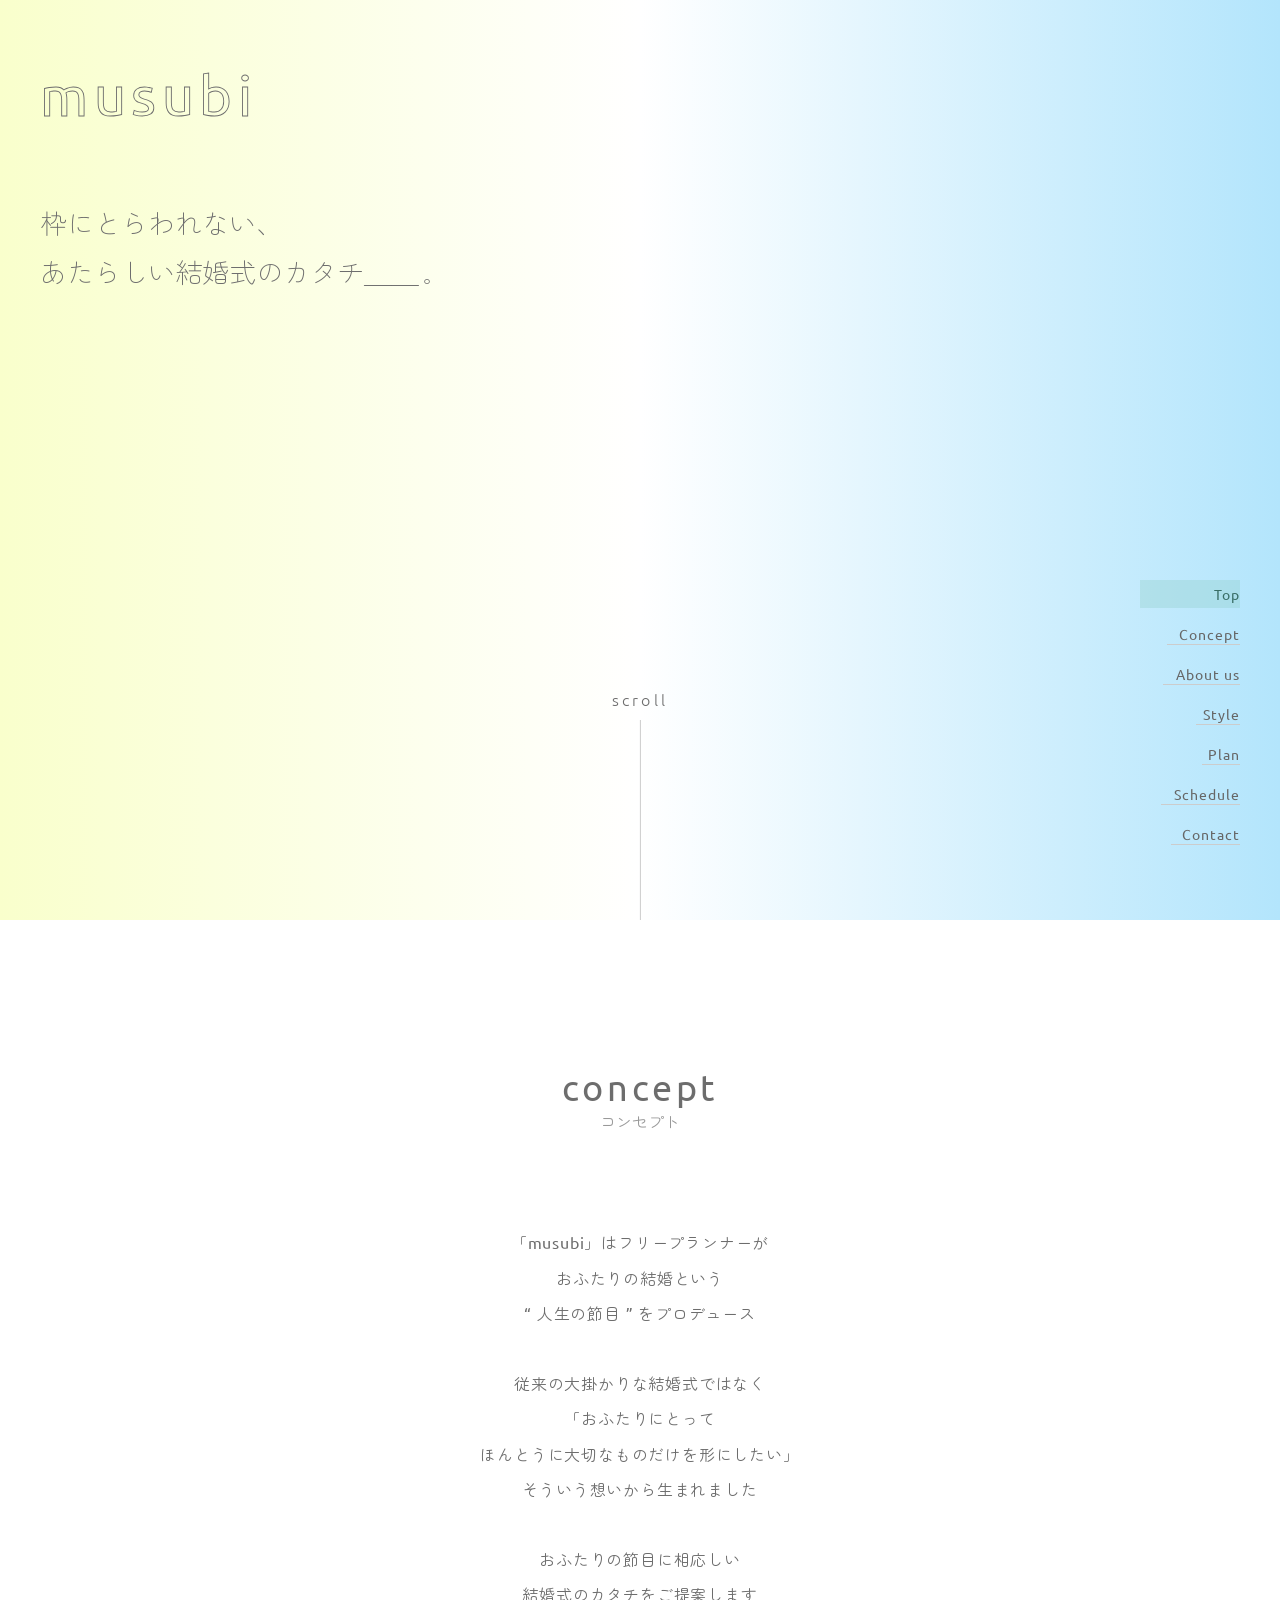
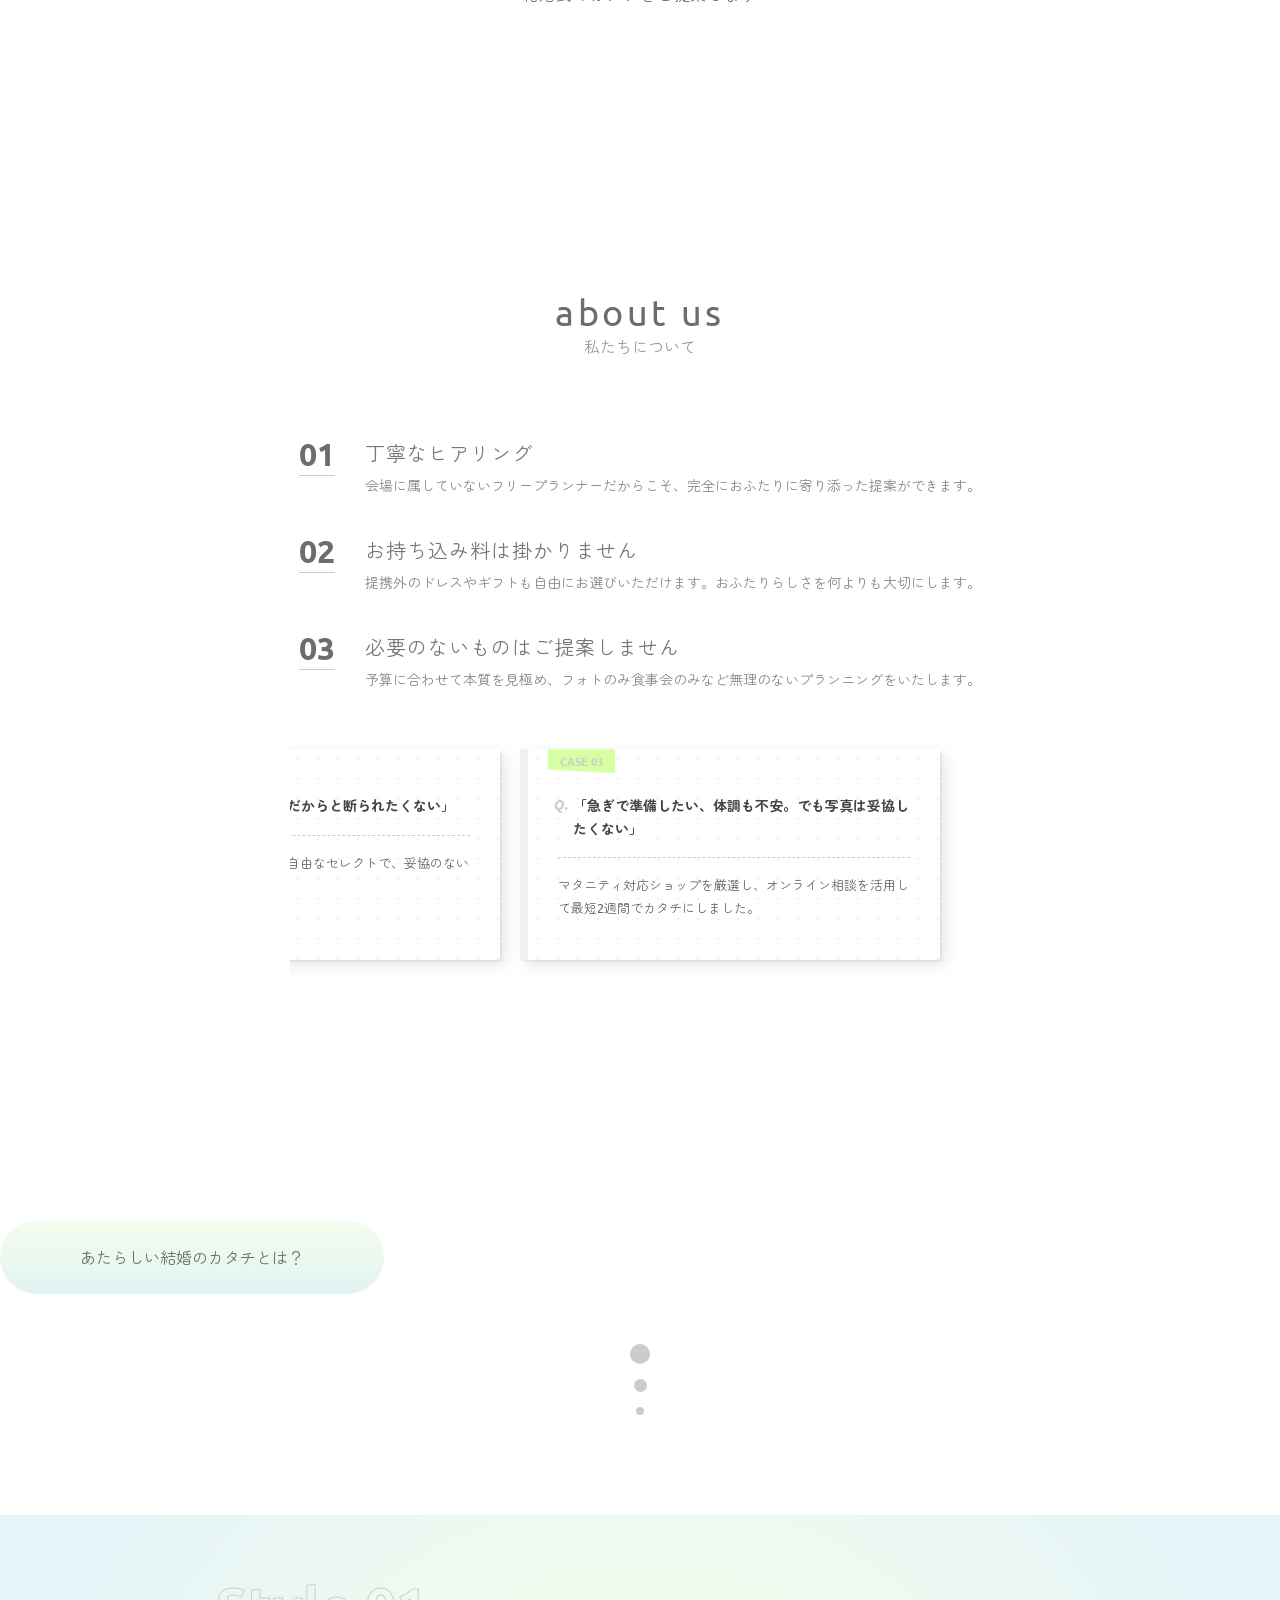
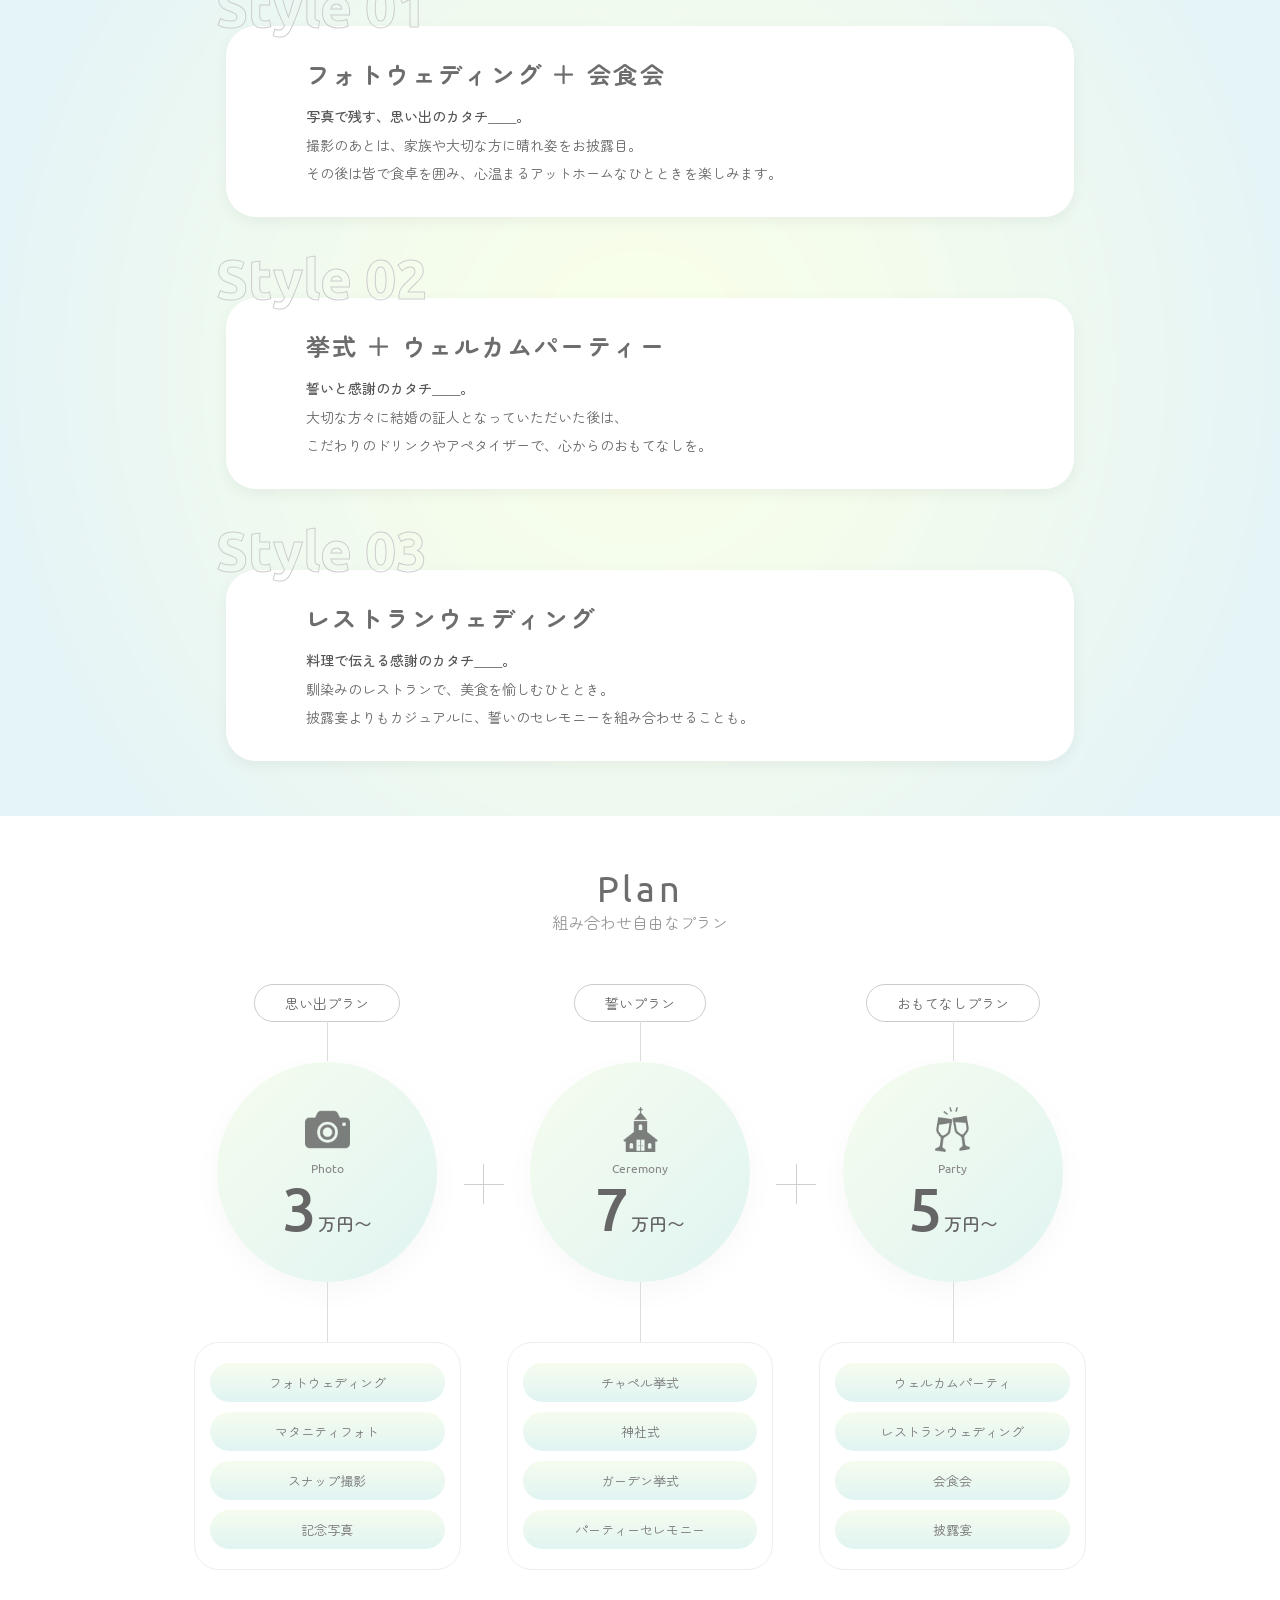
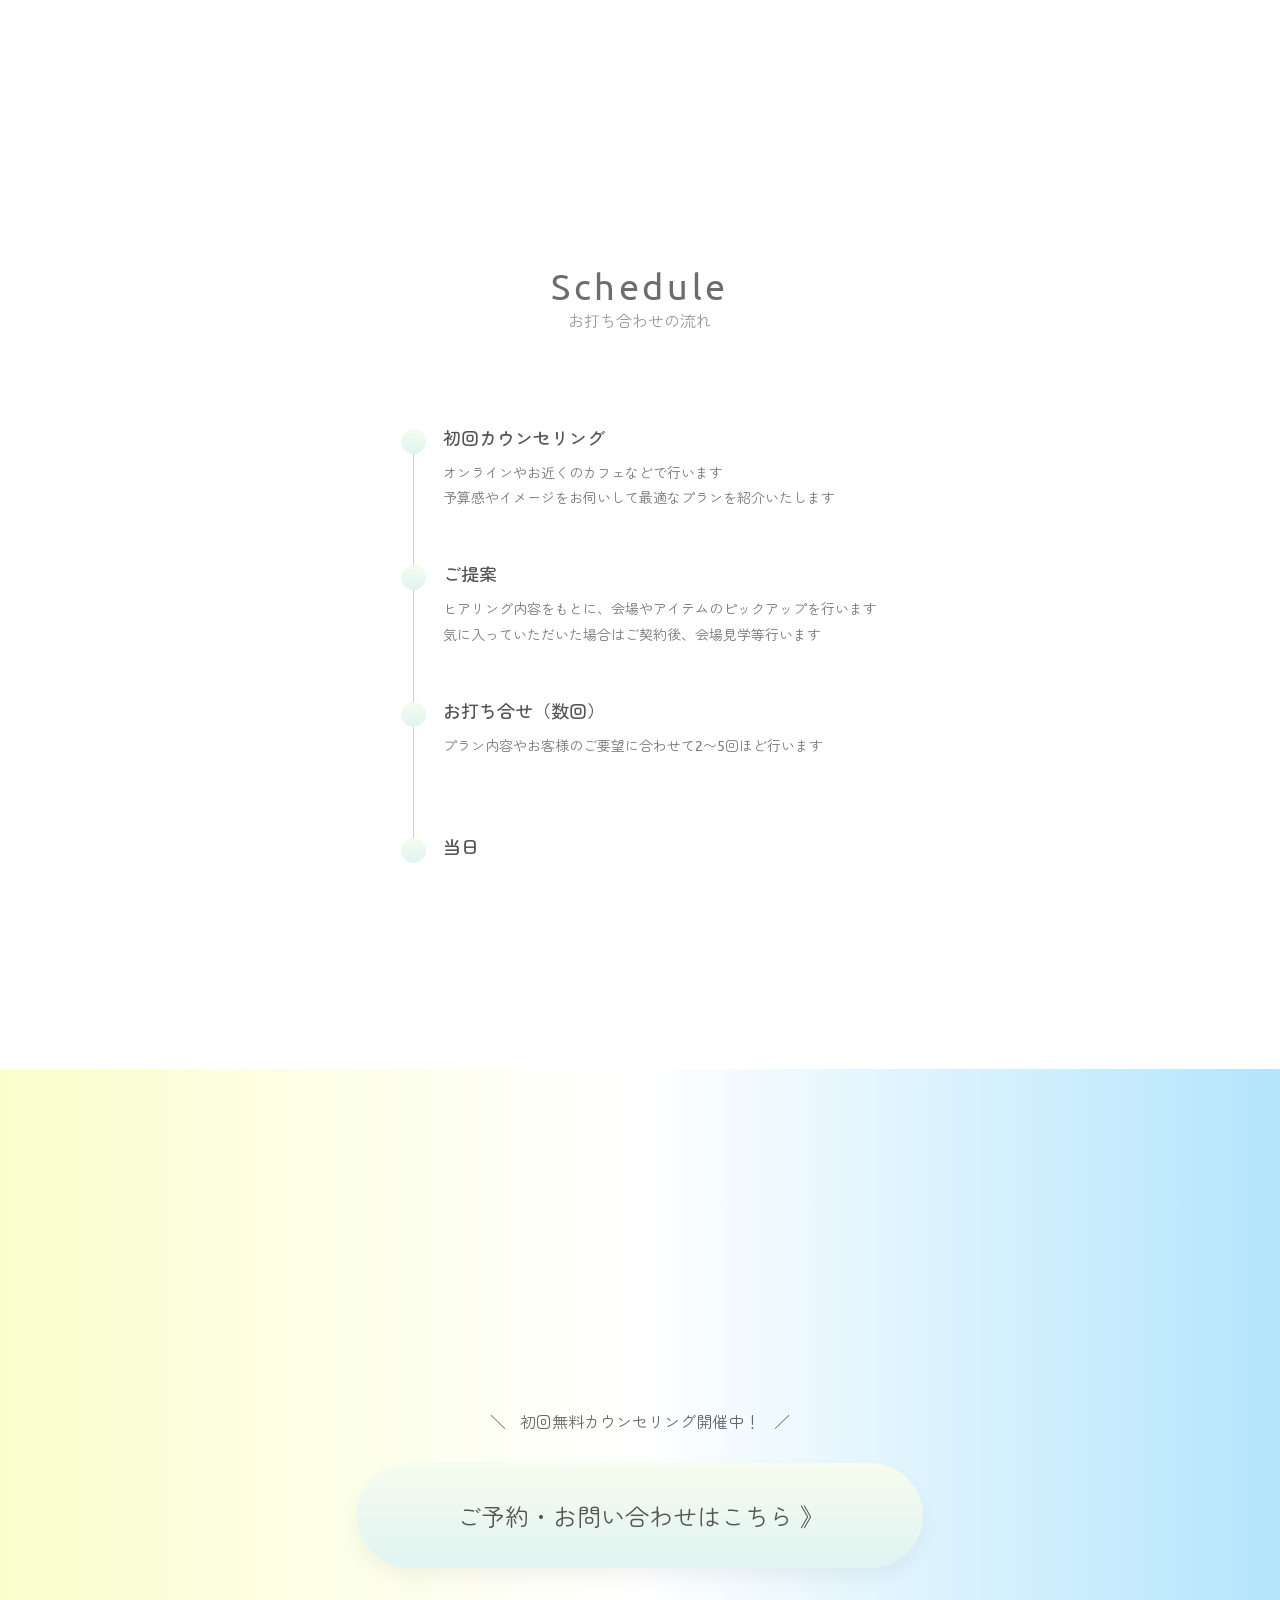
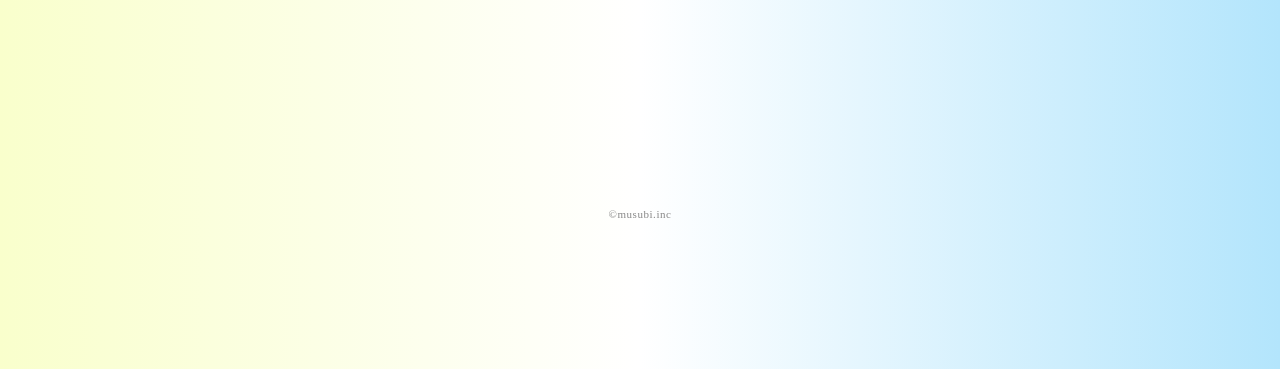
<file: index.html>
<!DOCTYPE html>
<html lang="jp">
<head>
    <meta charset="UTF-8">
    <meta name="viewport" content="width=device-width, initial-scale=1.0">
    <title>musubi</title>
    <link rel="preconnect" href="https://fonts.googleapis.com">
    <link rel="preconnect" href="https://fonts.gstatic.com" crossorigin>
    <link href="https://fonts.googleapis.com/css2?family=Ubuntu:ital,wght@0,300;0,400;0,500;0,700;1,300;1,400;1,500;1,700&family=Zen+Maru+Gothic&display=swap" rel="stylesheet">
    <link rel="stylesheet" href="css/reset.css">
    <link rel="stylesheet" href="css/style.css">
    <script src="js/script.js"></script>
</head>
<body class="home">

    <button class="hamburger" id="js-hamburger">
        <span></span>
        <span></span>
    </button>

    <nav class="nav-menu sp-menu" id="js-nav">
        <ul>
            <li><a href="#top">Top</a></li>
            <li><a href="#concept">Concept</a></li>
            <li class="pc-about"><a href="#about">About us</a></li>
            <li class="sp-about"><a href="about.html">About us</a></li>
            <li><a href="#style">Style</a></li>
            <li><a href="#plan">Plan</a></li>
            <li><a href="#schedule">Schedule</a></li>
            <li><a href="#contact">Contact</a></li>
        </ul>
    </nav>


    <div id="top" class="area-anchor"></div>
    <header>        
        <div id="top" class="hero panel">
            <h1 class="hero-logo">musubi</h1>


            <div class="hero-coment">
            <p>枠にとらわれない、<br>あたらしい結婚式のカタチ＿＿<span> 。</span></p>
            </div>

            <div class="hero-scroll">
                <span>scroll</span>
                <div class="scroll-line"></div>
            </div>
        </div>
    </header>

    <main> 

        <div class="main-scroll"></div>

        <div id="concept" class="area-anchor"></div>
        <section id="concept" class="concept panel">
            <div class="heading-group">
                    <h2 class="main-title">concept</h2>
                    <p class="sub-title">コンセプト</p>
            </div>

            <div class="concept-text">
                <p>「musubi」はフリープランナーが</p>
                <p>おふたりの結婚という</p>
                <p>“ 人生の節目 ” をプロデュース</p>
                <br>
                <p>従来の大掛かりな結婚式ではなく</p>
                <p>「おふたりにとって</p>
                <p>ほんとうに大切なものだけを形にしたい」</p>
                <p>そういう想いから生まれました</p>
                <br>
                <p>おふたりの節目に相応しい</p>
                <p>結婚式のカタチをご提案します</p>
            </div>
        </section>

        <div id="about" class="area-anchor"></div>
        <section id="about-us" class="about-us panel">
            <div class="heading-group">
                <h2 class="main-title">about us</h2>
                <p class="sub-title">私たちについて</p>
            </div>

            <div class="about-container">
                <div class="feature-list">
                    <div class="feature-item">
                        <span class="number">01</span>
                        <div class="content">
                            <h3 class="feature-title">丁寧なヒアリング</h3>
                            <p class="feature-text">会場に属していないフリープランナーだからこそ、<br class="sp-br">完全におふたりに寄り添った提案ができます。</p>
                        </div>
                    </div>

                    <div class="feature-item">
                        <span class="number">02</span>
                        <div class="content">
                            <h3 class="feature-title">お持ち込み料は掛かりません</h3>
                            <p class="feature-text">提携外のドレスやギフトも自由にお選びいただけます。<br class="sp-br">おふたりらしさを何よりも大切にします。</p>
                        </div>
                    </div>

                    <div class="feature-item">
                        <span class="number">03</span>
                        <div class="content">
                            <h3 class="feature-title">必要のないものはご提案しません</h3>
                            <p class="feature-text">予算に合わせて本質を見極め、フォトのみ<br class="sp-br">食事会のみなど無理のないプランニングをいたします。</p>
                        </div>
                    </div>
                </div>

                <div class="episode-grid">
                    <div class="episode-card">
                        <span class="case-no">Case 01</span>
                        <p class="q-text">「予算をハネムーンに回したいけれど、両親への節目も大切にしたい」</p>
                        <p class="a-text">大々的な催しはせず、上質なアルバムと記念品を贈る。本質的な親孝行の形をご提案しました。</p>
                    </div>

                    <div class="episode-card">
                        <span class="case-no">Case 02</span>
                        <p class="q-text">「憧れのドレスや提携外だからと断られたくない」</p>
                        <p class="a-text">持ち込み料は一切なし。完全自由なセレクトで、妥協のない理想をプロデュースします。</p>
                    </div>

                    <div class="episode-card">
                        <span class="case-no">Case 03</span>
                        <p class="q-text">「急ぎで準備したい、体調も不安。でも写真は妥協したくない」</p>
                        <p class="a-text">マタニティ対応ショップを厳選し、オンライン相談を活用して最短2週間でカタチにしました。</p>
                    </div>
                </div>

                <div class="btn-wrapper">
                    <a href="index.html#about" class="back-home-btn">トップページへ戻る</a>
                </div>

            </div>
        </section>


        <div class="btn-wrapper">
            <a href="#style" class="concept-btn">あたらしい結婚のカタチとは？</a>

            <div class="dot-deco">
                <span></span>
                <span></span>
                <span></span>
            </div>
        </div>


        <div id="style" class="area-anchor"></div>
        <section class="style panel">
            <div class="style-container">
                
                <div class="style-item">
                    <span class="style-number">Style 01</span>
                    <div class="style-card">
                        <div class="style-header">
                            <h3>フォトウェディング ＋ 会食会</h3>
                            <div class="style-sub-wrapper"></div>
                                <p class="style-sub">写真で残す、思い出のカタチ＿＿。</p>
                                <span class="toggle-icon"></span>
                        </div>
                        <div class="style-content">
                            <p class="style-desc">
                                撮影のあとは、家族や大切な方に晴れ姿をお披露目。<br>
                                その後は皆で食卓を囲み、<br class="st-br">心温まるアットホームなひとときを楽しみます。
                            </p>
                        </div>
                    </div>
                </div>

                <div class="style-item">
                    <span class="style-number">Style 02</span>
                    <div class="style-card">
                        <div class="style-header">
                            <h3>挙式 ＋ ウェルカムパーティー</h3>
                            <div class="style-sub-wrapper"></div>
                                <p class="style-sub">誓いと感謝のカタチ＿＿。</p>
                                <span class="toggle-icon"></span>
                        </div>
                        <div class="style-content">
                            <p class="style-desc">
                                大切な方々に結婚の証人となっていただいた後は、<br>
                                こだわりのドリンクやアペタイザーで、<span class="st-span">心からのおもてなしを。</span><br>
                                <span class="st-span-sp">ゲスト一人ひとりと感謝を分かち合う時間を。</span>
                                
                            </p>
                        </div>
                    </div>
                </div>

                <div class="style-item">
                    <span class="style-number">Style 03</span>
                    <div class="style-card">
                        <div class="style-header">
                            <h3>レストランウェディング</h3>
                            <div class="style-sub-wrapper"></div>
                                <p class="style-sub">料理で伝える感謝のカタチ＿＿。</p>
                                <span class="toggle-icon"></span>
                        </div>
                        <div class="style-content">
                            <p class="style-desc">
                                馴染みのレストランで、美食を愉しむひととき。<br>
                                披露宴よりもカジュアルに、<br class="st-br">誓いのセレモニーを組み合わせることも。<br>
                                
                            </p>
                        </div>
                    </div>
                </div>

            </div>
        </section>


        <div id="plan" class="area-anchor panel"></div>
        <section class="plan-section panel">
            <div class="heading-group">
                    <h2 class="main-title">Plan</h2>
                    <p class="sub-title">組み合わせ自由なプラン</p>
            </div>

            <div class="plan-carousel-wrapper">
                <button class="prev-btn">〈</button>
                
                <div class="plan-flex-container" id="plan-container">
                    <div class="plan-column">
                        <div class="plan-label">思い出プラン</div>
                        <div class="plan-circle-base">
                            <img src="images/icon_camera.png" alt="" class="plan-icon">
                            <p class="plan-name">Photo</p>
                            <p class="plan-price">3<span>万円〜</span></p>
                        </div>
                        <div class="plan-sub-tags">
                            <span class="sub-tag">フォトウェディング</span>
                            <span class="sub-tag">マタニティフォト</span>
                            <span class="sub-tag">スナップ撮影</span>
                            <span class="sub-tag">記念写真</span>
                        </div>
                    </div>

                    <div class="plan-operator">＋</div>

                    <div class="plan-column">
                        <div class="plan-label">誓いプラン</div>
                        <div class="plan-circle-base">
                            <img src="images/icon_chapel.png" alt="" class="plan-icon">
                            <p class="plan-name">ceremony</p>
                            <p class="plan-price">7<span>万円〜</span></p>
                        </div>
                        <div class="plan-sub-tags">
                            <span class="sub-tag">チャペル挙式</span>
                            <span class="sub-tag">神社式</span>
                            <span class="sub-tag">ガーデン挙式</span>
                            <span class="sub-tag">パーティーセレモニー</span>
                        </div>
                    </div>

                    <div class="plan-operator">＋</div>

                    <div class="plan-column">
                        <div class="plan-label">おもてなしプラン</div>
                        <div class="plan-circle-base">
                            <img src="images/icon_kanpai.png" alt="" class="plan-icon">
                            <p class="plan-name">party</p>
                            <p class="plan-price">5<span>万円〜</span></p>
                        </div>
                        <div class="plan-sub-tags">
                            <span class="sub-tag">ウェルカムパーティ</span>
                            <span class="sub-tag">レストランウェディング</span>
                            <span class="sub-tag">会食会</span>
                            <span class="sub-tag">披露宴</span>
                        </div>
                    </div>
                </div>

                <button class="next-btn">〉</button>
            </div>

            <div class="swiper-pagination">
                <span class="dot is-active"></span>
                <span class="dot"></span>
                <span class="dot"></span>
            </div>
        </section>

        <div id="schedule" class="area-anchor"></div>
        <section class="schedule panel">
                <div class="heading-group">
                    <h2 class="main-title">Schedule</h2>
                    <p class="sub-title">お打ち合わせの流れ</p>
                </div>
                
                <div class="timeline">
                    <div class="timeline-line"></div>

                    <div class="timeline-list">
                        <div class="timeline-item">
                            <div class="timeline-dot"></div>
                            <div class="timeline-content">
                                <h3>初回カウンセリング</h3>
                                <p>オンラインやお近くのカフェなどで行います<br>予算感やイメージをお伺いして<br class="sc-br">最適なプランを紹介いたします</p>
                            </div>
                        </div>

                        <div class="timeline-item">
                            <div class="timeline-dot"></div>
                            <div class="timeline-content">
                                <h3>ご提案</h3>
                                <p>ヒアリング内容をもとに、<br class="sc-br">会場やアイテムのピックアップを行います<br>気に入っていただいた場合はご契約後、<br class="sc-br">会場見学等行います</p>
                            </div>
                        </div>

                        <div class="timeline-item">
                            <div class="timeline-dot"></div>
                            <div class="timeline-content">
                                <h3>お打ち合せ（数回）</h3>
                                <p>プラン内容やお客様のご要望に合わせて<br class="sc-br">2〜5回ほど行います<br>&ensp;<br></p>
                            </div>
                        </div>

                        <div class="timeline-item">
                            <div class="timeline-dot"></div>
                            <div class="timeline-content">
                                <h3>当日</h3>
                            </div>
                        </div>
                    </div>
                </div>
        </section>

        <div id="contact" class="area-anchor"></div>
        <div class="footer panel">
            <div class="footer-inner">
                <div class="cta-area">
                        <p class="cta-message" id="js-typing">＼ 初回無料カウンセリング開催中！ ／</p>
                        <a href="contact.html" class="cta-btn">ご予約・お問い合わせはこちら <span>》</span></a>
                </div>
            </div>
            
            
            <div class="footer-content-left">
                    <p class="copyright">&copy;musubi.inc</p>
            </div>
            
            <div  class="page-top">
                <a href="#">
                    <span class="arrow"></span>
                    <span class="text">TOP</span>
                </a>
            </div>
        </div>
        
    </main>

</body>
</html>
</file>
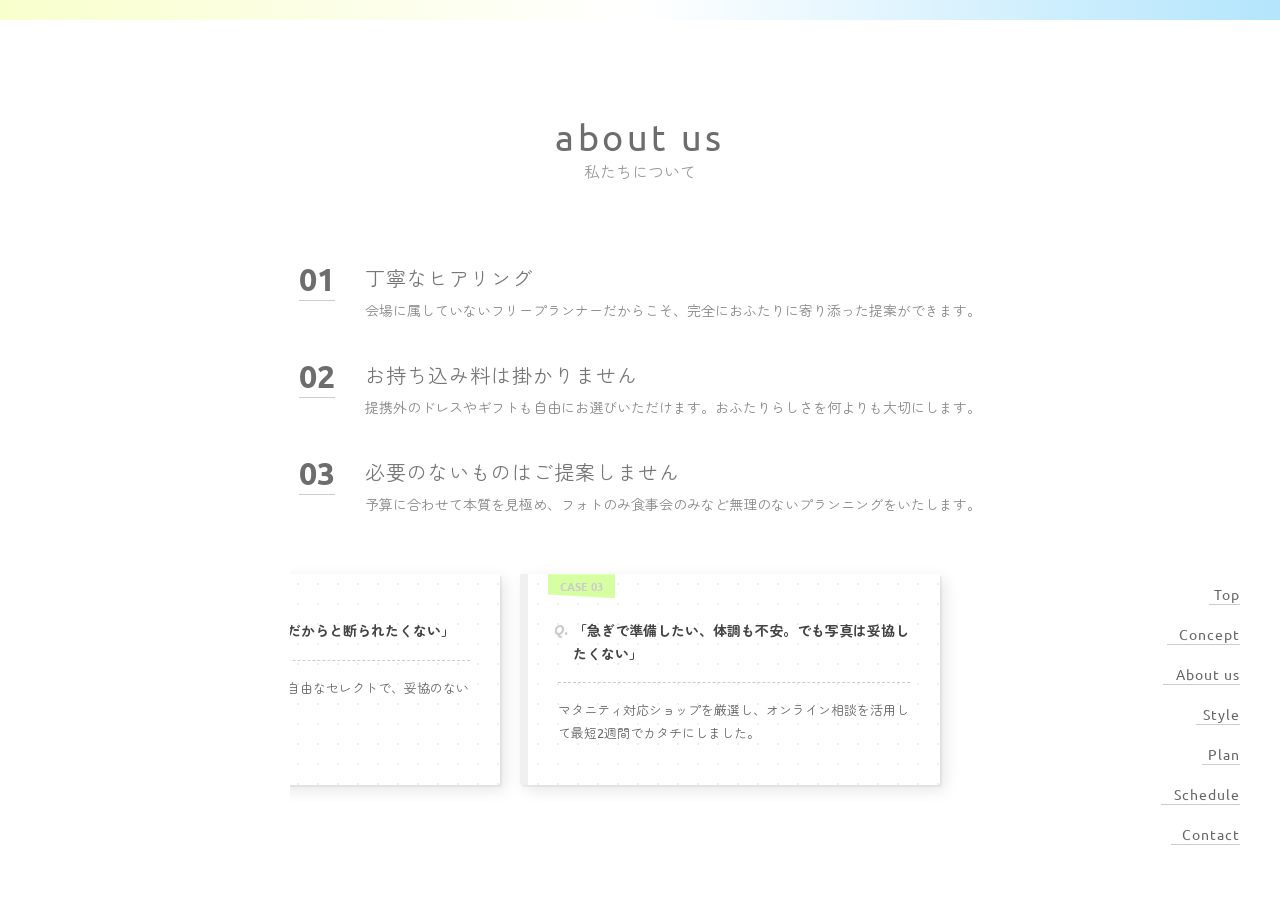
<file: about.html>
<!DOCTYPE html>
<html lang="ja">
<head>
    <meta charset="UTF-8">
    <meta name="viewport" content="width=device-width, initial-scale=1.0">
    <title>about us | musubi</title>
    <link rel="preconnect" href="https://fonts.googleapis.com">
    <link rel="preconnect" href="https://fonts.gstatic.com" crossorigin>
    <link href="https://fonts.googleapis.com/css2?family=Ubuntu:ital,wght@0,300;0,400;0,500;0,700;1,300;1,400;1,500;1,700&family=Zen+Maru+Gothic&display=swap" rel="stylesheet">
    <link rel="stylesheet" href="css/reset.css">
    <link rel="stylesheet" href="css/style.css">
    <script src="js/script.js"></script>

</head>
<body>

        <button class="hamburger" id="js-hamburger">
            <span></span>
            <span></span>
        </button>


        <nav class="nav-menu sp-menu" id="js-nav">
                <ul>
                    <li><a href="index.html#top">Top</a></li>
                    <li><a href="index.html#concept">Concept</a></li>
                    <li><a href="#about-us">About us</a></li> 
                    <li><a href="index.html#style">Style</a></li>
                    <li><a href="index.html#plan">Plan</a></li>
                    <li><a href="index.html#schedule">Schedule</a></li>
                    <li><a href="index.html#contact">Contact</a></li>
                </ul>
            </nav>


        <section id="about-us" class="about-us panel">
            
            
            


            <div class="heading-group">
                <h2 class="main-title">about us</h2>
                <p class="sub-title">私たちについて</p>
            </div>

            <div class="about-container">
                <div class="feature-list">
                    <div class="feature-item">
                        <span class="number">01</span>
                        <div class="content">
                            <h3 class="feature-title">丁寧なヒアリング</h3>
                            <p class="feature-text">会場に属していないフリープランナーだからこそ、<br class="sp-br">完全におふたりに寄り添った提案ができます。</p>
                        </div>
                    </div>

                    <div class="feature-item">
                        <span class="number">02</span>
                        <div class="content">
                            <h3 class="feature-title">お持ち込み料は掛かりません</h3>
                            <p class="feature-text">提携外のドレスやギフトも自由にお選びいただけます。<br class="sp-br">おふたりらしさを何よりも大切にします。</p>
                        </div>
                    </div>

                    <div class="feature-item">
                        <span class="number">03</span>
                        <div class="content">
                            <h3 class="feature-title">必要のないものはご提案しません</h3>
                            <p class="feature-text">予算に合わせて本質を見極め、フォトのみ<br class="sp-br">食事会のみなど無理のないプランニングをいたします。</p>
                        </div>
                    </div>
                </div>

                <div class="episode-grid">
                    <div class="episode-card">
                        <span class="case-no">Case 01</span>
                        <p class="q-text">「予算をハネムーンに回したいけれど、両親への節目も大切にしたい」</p>
                        <p class="a-text">大々的な催しはせず、上質なアルバムと記念品を贈る。本質的な親孝行の形をご提案しました。</p>
                    </div>

                    <div class="episode-card">
                        <span class="case-no">Case 02</span>
                        <p class="q-text">「憧れのドレスや提携外だからと断られたくない」</p>
                        <p class="a-text">持ち込み料は一切なし。完全自由なセレクトで、妥協のない理想をプロデュースします。</p>
                    </div>

                    <div class="episode-card">
                        <span class="case-no">Case 03</span>
                        <p class="q-text">「急ぎで準備したい、体調も不安。でも写真は妥協したくない」</p>
                        <p class="a-text">マタニティ対応ショップを厳選し、オンライン相談を活用して最短2週間でカタチにしました。</p>
                    </div>
                </div>


                <div class="about-page-bottom">
                    
                    <div class="bottom-btns">
                        <a href="index.html#about" class="btn-back">Topへ戻る</a>
                    </div>
                </div>

            </div>
        </section>

</body>
</file>
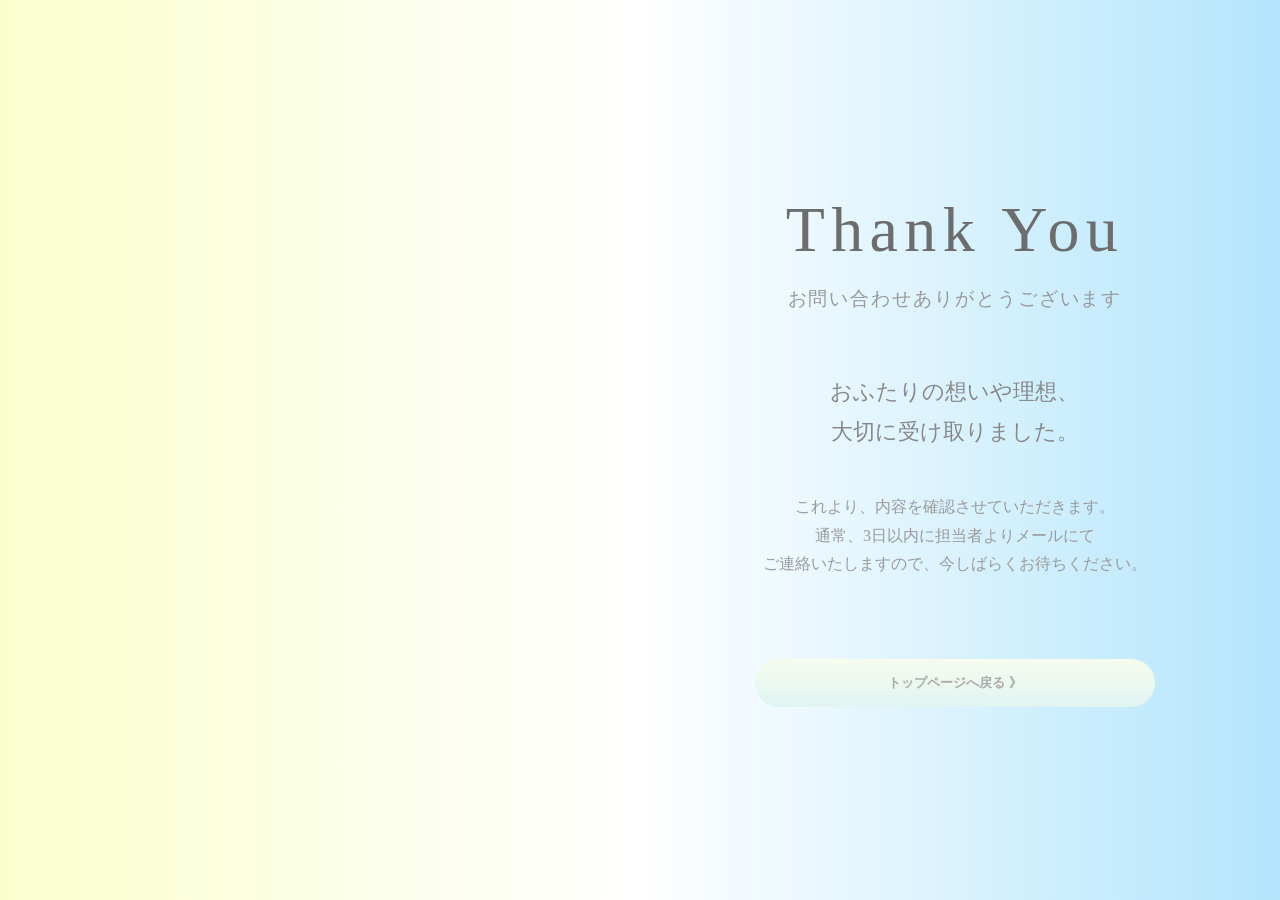
<file: thanks.html>
<!DOCTYPE html>
<html lang="ja">
<head>
    <meta charset="UTF-8">
    <meta name="viewport" content="width=device-width, initial-scale=1.0">
    <title>送信完了 | musubi </title>
    <link rel="stylesheet" href="css/style.css"> 
</head>
<body class="thanks-page"> <header class="header">
        </header>

    <section class="thanks">
        <div class="thanks-container">
            <h1 class="main-title">Thank You</h1>
            <p class="sub-title">お問い合わせありがとうございます</p>
            
            <div class="message-group">
                <p class="lead-text">
                    おふたりの想いや理想、<br>
                    大切に受け取りました。
                </p>
                <p class="note-text">
                    これより、内容を確認させていただきます。<br>
                    通常、3日以内に担当者より<br class="thanks-br">メールにて<br class="sub-br">
                    ご連絡いたしますので、<br class="thanks-br">今しばらくお待ちください。
                </p>
            </div>

            <div class="back-link">
                <a href="index.html" class="submit-btn home-btn">トップページへ戻る 》</a>
            </div>
        </div>
    </section>


</body>
</html>
</file>
<file: css/style.css>
@charset



/* 基本設定 */
* {
    margin: 0;
    padding: 0;
    box-sizing: border-box;
}

html {
  scroll-behavior: smooth;
  overflow-y: scroll;
}


body {
    font-family: 'Ubuntu', 'Zen Maru Gothic', Meiryo, sans-serif;
    color: #6D6D6D;
    background: linear-gradient(to right, #f9ffcc 0%, #ffffff 50%, #b3e5fc 100%);

}

.area-anchor {
    display: block;
    position: relative;
    top: 0;
    visibility: hidden;
    height: 0;
    pointer-events: none;
}

section {
    width: 100%;
    min-height: 100vh;
    display: flex;
    flex-direction: column;
    justify-content: center;
    align-items: center;
    box-sizing: border-box;
    padding: 30px 20px;
    scroll-margin-top: 0;
}

header {
    display: fixed; 
    position: sticky;
    top: 0;
    width: 100%;
    height: 100vh;
    z-index: 1; 
}

main {
    position: relative;
    z-index: 10; 
    background-color: #fff;
}


/* メインビジュアルの箱 */
.hero {
    top: 0;
    padding-top: 0;
    margin: 0;
    position: relative;
    width: 100%;
    height: 100vh; 
    background: linear-gradient(to right, #f9ffcc 0%, #ffffff 50%, #b3e5fc 100%);
}



/* 左上のロゴ: hero-logo */
.hero-logo {
    position: absolute;
    top: 40px;
    left: 40px;
    font-size: 3.5rem;
    font-weight: 400;
    letter-spacing: 0.1em;
    color: transparent;
    -webkit-text-stroke: 0.9px #6d6d6d;
    text-stroke: 1.2px #676767;
}


/* 右側のナビゲーション: nav-menu */
.nav-menu {
    position: fixed;
    bottom: 40px;
    right: 40px;
    z-index: 1000;
}

.nav-menu ul {
    list-style: none;
    text-align: right;
}

.nav-menu li {
    margin-bottom: 15px;
}

.nav-menu a {
    text-decoration: none;
    color: #666;
    font-size: 14px;
    letter-spacing: 0.07em;
    font-weight: 400;
    display: inline-block;
    position: relative;
    padding: 5px 0 2px 0;
    transition: all 0.3s ease;
}

.nav-menu a::after {
    content: '';
    position: absolute;
    bottom: 0;
    right: 0;    
    width: 120%;        
    height: 1px;      
    background-color: #ccc; 
    transition: all 0.3s ease;
    z-index: -1; 
}

.nav-menu a:hover {
    opacity: 0.7;
    color: #398f82; 
}

.nav-menu a:hover::after {
    background-color: #88c9bf;
    width: 100%;     
}

.nav-menu a.is-active {
    color: #386d65;
    opacity: 1;
}

.nav-menu a.is-active::after {
    background-color: rgba(136, 201, 191, 0.3); 
    width: 100px; 
    height: 28px; 
    bottom: -3px; 
}



.hero-coment {
    position: absolute;
    top: 20%;
    left: 40px;
    font-size: 1.7rem;
    line-height: 1.8;
    font-weight: 200;
}

.hero-coment span{
    font-size: 1.3rem;
}

.hero-scroll {
    position: absolute;
    bottom: 0;
    left: 50%;
    transform: translateX(-50%);
    text-align: center;
    z-index: 10;
}

.hero-scroll span {
    font-size: 1rem;
    letter-spacing: 0.2em;
    display: block;
    margin-bottom: 10px;
    font-weight: 300;
    animation: scroll-text-float 1s ease-in-out infinite;
}

@keyframes floating {
    0%, 100% { transform: translateY(0); }
    50% { transform: translateY(-5px); }
}

/* スクロールの縦ライン */
.scroll-line {
    width: 0.5px;
    height: 200px;
    background-color: #ccc;
    margin: 0 auto;
    position: relative;
    overflow: hidden; 
    /* --- 描画をくっきりさせるための追加 --- */
    -webkit-font-smoothing: initial; /* フォントの滑らかさをリセット */
    transform: translateZ(0);       /* GPUレンダリングを強制して描画バグを防ぐ */
    will-change: top;               /* アニメーションを最適化 */
}

.scroll-line::before {
    content: "";
    position: absolute;
    top: -150px;
    left: 0;
    width: 100%;
    height: 100%;
    background: linear-gradient(to bottom, transparent, #000000 50%, transparent);
    animation: scroll-line-anim 2.5s infinite; 
}


@keyframes scroll-line-anim {
    0% {
        top: -150px;
    }
    30% {
        top: 0; /* 枠の頂点からスタート */
    }
    100% {
        top: 150px; /* 枠の一番下まで突き抜ける */
    }
}



/* 共通タイトル */
.heading-group {
  text-align: center;
  margin: 3rem 0 2rem 0;
}



.main-title {
    font-size: 36px;
    font-weight: 400;
    letter-spacing: 0.1em;
    margin: 0;
}

.sub-title {
    font-size: 16px;
    color: #999999;
}


/* 共通 */
/* .panel {
    width: 100vw;
    height: 100vh; 
    position: sticky;   
    position: -webkit-sticky;
    scroll-snap-type: y mandatory;
    top: 0;  

    justify-content: center;
    align-items: center;
    font-size: 2rem;

    box-shadow: 0 10px 30px rgba(0, 0, 0, 0.2);
    box-sizing: border-box;
} */





/* conceptセクション */
.concept {
    height: 100vh;
    display: flex;
    flex-direction: column;
    justify-content: center; 
    align-items: center;
    padding-bottom: 80px;
    text-align: center;
    background-color: #fff;
    z-index: 1;
}

.concept-text {
    line-height: 2.2;
    letter-spacing: 0.05em;
    font-size: 16px;
    margin: 60px 0;
}

.concept-btn {
    display: inline-block;
    padding: 25px 80px;
    border-radius: 100px;
    text-decoration: none;
    font-size: 16px;
    background: linear-gradient(to bottom, #f6fcee, #e0f4f2);
    transition: opacity 0.3s;
    margin: 50px 0;
}



.dot-deco {
    display: flex;
    flex-direction: column;
    align-items: center;
    gap: 15px;
    margin-bottom: 100px;
}

.dot-deco span {
    background-color: #ccc;
    border-radius: 50%;
}

.dot-deco span:nth-child(1) { width: 20px; height: 20px; }
.dot-deco span:nth-child(2) { width: 13px; height: 13px; }
.dot-deco span:nth-child(3) { width: 8px; height: 8px; }



.btn-wrapper {
    z-index: 3;
    justify-self: center;
    margin-top: 50px;
}



.about-us .about-container {
    display: flex;
    flex-direction: column;
    justify-content: center; 
    align-items: center;
    /* margin: 20px 0; */
}

.about-us .heading-group{
    margin: 0 0 5rem 0;
}

/* aboutセクション */
.sp-br {
    display: none;
}


.about-us {
    /* height: 100vh; */
    display: flex;
    justify-content: center; 
    align-items: center;
    /* padding-top: 80px; */
    text-align: left;
    z-index: 2;
    background-color: #fff;
}

.about-container {
    width: 100%;
    max-width: 1000px;
    /* padding: 0 10px; */
}

.feature-item {
  display: flex;
  align-items: flex-start;
  margin-bottom: 40px;
}


.number {
  font-size: 40px;
  font-weight: bold;
  margin-right: 30px;
  position: relative;
  line-height: 1;
  padding-bottom: 5px;
  border-bottom: 1px solid #ccc; 
}

.feature-title {
  font-size: 20px;
  font-weight: normal;
  color: #777;
  margin: 0 0 8px 0;
  letter-spacing: 0.05em;
}

.feature-text {
  font-size: 14px;
  color: #888;
  margin: 0;
}



.episode-grid {
    display: grid;
    grid-template-columns: repeat(3, 1fr);
    margin-top: 30px;
    gap: 10px;
}

.episode-card {
    background: #fff;
    background-image: radial-gradient(#eee 1px, transparent 1px);
    background-size: 20px 20px;
    padding: 45px 30px 40px;
    border-radius: 2px;
    text-align: left;
    position: relative;
    box-shadow: 2px 2px 0 rgba(0,0,0,0.05), 5px 5px 15px rgba(0,0,0,0.1);
    border-left: 8px solid #f0f0f0; 
    transition: transform 0.3s ease, box-shadow 0.3s ease;
}

.episode-card:hover {
        transform: translateY(-8px) rotate(-1deg); 
        box-shadow: 10px 15px 30px rgba(0,0,0,0.1);
}


.case-no {
    position: absolute;
    top: 0;
    left: 20px;
    background: #d6ffa1; 
    color: #ccc;
    padding: 4px 12px;
    font-size: 11px;
    font-weight: bold;
    text-transform: uppercase;
    clip-path: polygon(0 0, 100% 0, 100% 100%, 0 85%); 
}

.q-text {
    font-size: 14px;
    font-weight: bold;
    margin-bottom: 18px;
    line-height: 1.6;
    color: #444;
    position: relative;
    padding-left: 15px;
}

.q-text::before {
    content: "Q.";
    position: absolute;
    left: -5px;
    color: #ccc;
    font-style: italic;
}

.a-text {
    font-size: 13px;
    line-height: 1.8;
    color: #666;
    border-top: 1px dashed #ccc; 
    padding-top: 15px;
}




.style {
    /* height: 100vh; */
    background-image: url("../images/style_bg.jpg"); 
    background-size: cover; 
    background-position: center;
    background-repeat: no-repeat;
    z-index: 2;
}

/* デスクトップでは常に表示 */
.style-content {
    display: block;
}

/* スマホサイズ（例: 768px以下） */
@media (max-width: 550px) {
    /* サブタイトルを包むエリア */
    .style-sub-wrapper {
        position: relative; /* アイコン配置の基準 */
        border-bottom: 1px solid #ccc; /* 下の線 */
        margin-bottom: 10px;
    }

    /* アイコンを右下の端っこに配置 */
    .toggle-icon {
        position: absolute;
        right: 35px;
        bottom: 25px; /* 線の少し下に重なるように調整 */
        background: #ffffff; /* 線と重なる部分を白で抜く（お好みで） */
        padding-left: 5px;
        font-size: 20px;
        color: #999;
        line-height: 1;
    }

    .toggle-icon::before {
        content: '＋';
    }

    .style-item.is-open .toggle-icon::before {
        content: '－';

    }

    /* 初期状態は非表示 */
    .style-content {
        display: none;
        padding-top: 10px;
    }

    /* 開いた時の表示 */
    .style-item.is-open .style-content {
        display: block !important;
    }
}

.style-br {
    display: none;
}

.style-container {
    margin: 0 auto;
    width: 70%;
    max-width: 900px;
    z-index: 2;
    min-width: fit-content;
}

.style-item {
    position: sticky;
    scroll-snap-type: y mandatory;
    top: 0;
    opacity: 0;
    transform: translateY(50px); 
    transition: opacity 0.8s ease, transform 0.8s ease;
}

.style-item.is-visible {
    opacity: 1;
    transform: translateY(0);
    margin: 25px auto;
}



.style-item:nth-child(2) {
    transition-delay: 0.2s;
}

.style-item:nth-child(3) {
    transition-delay: 0.4s;
}


.style-number {
    display: block;
    font-size: 55px;
    font-weight: 700;
    font-family: 'Ubuntu', sans-serif;
    color: transparent; 
    -webkit-text-stroke: 1px #ccc; 
    text-stroke: 1px #ccc;
    margin-bottom: -30px;
    margin-left: 10px;
}

.style-card {
    background: #fff;
    padding: 30px 80px;
    border-radius: 30px;
    box-shadow: 0 5px 15px rgba(0,0,0,0.05);
    max-width: 900px; 
    margin-left: 20px;   
    margin-right: auto;
    text-align: left; 
    margin-top: 15px;
}




.style-card h3 {
    font-size: 24px;
    margin-bottom: 15px;
    letter-spacing: 0.1em;
}

.style-sub {
    font-size: 14px;
    font-weight: 500;
    margin-bottom: 5px;
    color: #555;
}

.style-desc {
    font-size: 14px;
    line-height: 2;
    color: #666;
}


.section-title {
    font-size: 60px;
    font-weight: 300;
    color: #6D6D6D;
    margin-bottom: 5px;
    letter-spacing: 0.05em;
}





/* プランセクション */
.plan-section {
    display: flex;
    justify-content: center;
    background-color: #fff;
    text-align: center;
    z-index: 5;
}

.plan-section.panel {
    height: auto;        
    min-height: 100vh;   
    display: block;      
    padding-top: 20px;    
    padding-bottom: 60px; 
}

.plan-section .heading-group {
    margin: 30px 0 50px 0;
}

@media (max-width: 800px) {
    
}


.plan-flex-container {
  display: flex;
  justify-content: center;
  align-items: flex-start;
  gap: 15px;
  max-width: 1000px;
  width: 70%;
  margin: 0 auto 30px;
}

.plan-column {
  flex: 1;
  display: flex;
  flex-direction: column;
  align-items: center;
  position: relative;
}

.plan-carousel-wrapper {
    position: relative;
    display: flex;
    align-items: center;
    justify-content: center;
    width: 100%;
}

.prev-btn, .next-btn {
    display: none;
    position: absolute;
    top: 30%; 
    z-index: 10;
    background: none;
    border: none;
    font-size: 24px;
    color: #ccc;
    cursor: pointer;
    padding: 10px;
}

.plan-label {
  display: inline-block;
  padding: 8px 30px;
  border: 1px solid #ccc;
  border-radius: 20px;
  font-size: 14px;
  color: #666;
  background-color: #fff;
  margin-bottom: 40px;
  position: relative;
}

.plan-label::after {
  content: "";
  position: absolute;
  bottom: -40px;
  left: 50%;
  width: 1px;
  height: 40px;
  background-color: #ddd;
}

.plan-circle-base {
  width: 220px;
  height: 220px;
  border-radius: 50%;
  background: linear-gradient(135deg, #f6fcee 0%, #e0f4f2 100%); 
  display: flex;
  flex-direction: column;
  justify-content: center;
  align-items: center;
  margin-bottom: 60px;
  position: relative;
  box-shadow: 0 10px 30px rgba(0, 0, 0, 0.03);
  transition: all 0.4s ease;
}

.plan-circle-base::after {
  content: "";
  position: absolute;
  bottom: -60px;
  left: 50%;
  width: 1px;
  height: 60px;
  background-color: #ddd;
}

.plan-circle-base:hover {
  transform: translateY(-5px);
  box-shadow: 0 15px 35px rgba(0, 0, 0, 0.07);
}

.plan-icon {
  width: 45px; 
  margin-bottom: 8px;
  opacity: 0.7;
}

.plan-name {
  font-size: 12px;
  color: #888;
  margin-bottom: 2px;
  text-transform: capitalize;
}

.plan-price {
  font-size: 60px; 
  color: #666;
  font-weight: 500;
  line-height: 1;
}

.plan-price span {
  font-size: 18px;
  margin-left: 2px;
}

.plan-operator {
    width: 40px;           
    height: 40px;          
    margin-top: 180px;   
    flex-shrink: 0;
    position: relative;
    color: transparent; 
    display: flex;
    align-items: center;
    justify-content: center;
}

.plan-operator::before {
    content: "";
    position: absolute;
    width: 40px;           
    height: 1px;           
    background-color: #cfcfcf; 
}

.plan-operator::after {
    content: "";
    position: absolute;
    width: 1px;          
    height: 40px;     
    background-color: #cfcfcf; 
}


.plan-sub-tags {
  width: 110%;
  min-width: fit-content;
  padding: 20px 15px;
  border: 1px solid #eee;
  border-radius: 25px;
  display: flex;
  flex-direction: column;
  gap: 10px;
  background-color: rgba(255, 255, 255, 0.5);
}


.sub-tag {
  display: block;
  padding: 10px;
  background: linear-gradient(to bottom, #f6fcee, #e0f4f2);
  border-radius: 30px;
  font-size: 13px;
  color: #777;
  transition: all 0.3s ease;
  cursor: pointer;
  writing-mode: nowrap;
}

.sub-tag:hover {
  transform: scale(1.05); 
  box-shadow: 0 5px 15px rgba(0,0,0,0.05);
}








/* Scheduleセクション ここから*/
.schedule {
    padding: 100px 20px;
    background: #ffffff;
    text-align: center;
    z-index: 6;
}


/* タイムライン全体 */

.sc-br {
    display: none;
}


.timeline {
    position: relative;
    max-width: 600px;
    margin: 60px auto 100px;
    padding-left: 40px;
    text-align: left;
}

/* 縦のグレー線 */
.timeline-line {
    position: absolute;
    left: 10px;
    top: 10px;
    bottom: 10px;
    width: 1px;
    background-color: #d1d1d1;
}

.timeline-item {
    position: relative;
    margin-bottom: 50px;
}

.timeline-item:last-child {
    margin-bottom: 0;
}

/* ドット */
.timeline-dot {
    position: absolute;
    left: -42px;
    top: 5px;
    width: 25px;
    height: 25px;
    border-radius: 50%;
    z-index: 2;
    background: linear-gradient(to bottom, #f6fcee 0%, #e0f4f2 100%);
}


.timeline-content h3 {
    font-size: 18px;
    color: #555;
    margin-bottom: 10px;
    font-weight: 500;
}

.timeline-content p {
    font-size: 14px;
    line-height: 1.8;
    color: #777;
}
/* Scheduleセクション ここまで*/




/* CTAエリア */
.cta-area {
    margin: 150px 0;
}

.cta-message {
    font-size: 16px;
    color: #666;
    margin-bottom: 30px;
    display: flex;
    justify-content: center;
    flex-wrap: wrap;
}

.jump {
    display: inline-block;
    animation: letter-jump 2.5s infinite; 
}

@keyframes letter-jump {
    0%, 20%, 100% {
        transform: translateY(0);
    }
    10% {
        transform: translateY(-5px); /* 跳ねる高さ */
        color: #b3e5fc; 
    }
}

.cta-btn {
    display: inline-block;
    padding: 35px 100px;
    background: linear-gradient(to bottom, #f6fcee 0%, #e0f4f2 100%);
    border-radius: 100px;
    color: #555;
    text-decoration: none;
    font-size: 24px;
    box-shadow: 0 10px 20px rgba(0,0,0,0.05);
    transition: 0.3s;
}

.cta-btn:hover {
    transform: translateY(-3px);
    box-shadow: 0 15px 30px rgba(0,0,0,0.1);
}






/* フッター　　ここから */
.footer {
    background: linear-gradient(to right, #f9ffcc 0%, #ffffff 50%, #b3e5fc 100%);
    /* background:#C8C9C3; */
    padding: 40px 20px;
    width: 100vw;
    min-height: 100vh; /* 最低でも画面いっぱいの高さ */
    display: flex;
    flex-direction: column;
    justify-content: center; /* 中身を上下中央に */
    align-items: center;
    /* box-sizing: border-box; */
    z-index: 100;
}

.footer-inner {
    max-width: 1000px;
    margin: 0 auto;
    padding: 40px 20px;
    display: flex;
    flex-direction: column; 
    align-items: center; 
    gap: 20px;
}


.footer-content-left {
    padding-top: 50px;
}

.copyright {
    font-size: 11px;
    color: #888;
    letter-spacing: 0.05em;
    font-family: serif; 
}







/* トップに戻るボタン　　ここから */
.page-top {
  position: fixed;
  justify-self: center;
  bottom: 22%;
  z-index: 900;
  opacity: 0; 
  visibility: hidden;
  transition: all 0.5s ease;
  transform: translateY(20px); 
}

.page-top.is-show {
  opacity: 1 !important;
  visibility: visible !important;
  transform: translateY(0) !important;
}

.page-top a {
  display: flex;
  flex-direction: column;
  align-items: center;
  justify-content: center;
  width: 70px;
  height: 70px;
  background: linear-gradient(135deg, #f6fcee 0%, #e0f4f2 100%);
  color: #888;
  text-decoration: none;
  border-radius: 50%;
  box-shadow: 0 10px 25px rgba(0, 0, 0, 0.05);
  border: 1px solid rgba(255, 255, 255, 0.8);
}

.page-top .arrow {
  width: 12px;
  height: 12px;
  border-top: 1px solid #999;
  border-right: 1px solid #999;
  transform: rotate(-45deg);
  margin-bottom: 2px;
  margin-top: 5px;
}

.page-top .text {
  font-size: 10px;
  font-weight: 500;
  letter-spacing: 0.05em;
}

.page-top a:hover {
  transform: scale(1.1);
  box-shadow: 0 15px 30px rgba(0, 0, 0, 0.1);
  background: linear-gradient(135deg, #effade 0%, #d1edea 100%);
}
/* トップに戻るボタン　　ここまで */




.reveal-section.is-show {
  opacity: 1;
  transform: translateY(0);
}

.spacer {
  height: 100vh;
  background-color: #f9f9f9;
  display: flex;
  justify-content: center;
  align-items: center;
}




/* --- 予約ページスタイル --- */

.contact-page {
    background: linear-gradient(135deg, #f6fcee 0%, #e0f4f2 100%);
    min-height: 100vh;
    padding: 0;
}

.lead-text {
    font-size: 14px;
    font-family: "sans-serif";
    color: #888;
    line-height: 1.8;
    margin-top: 50px;
}

.form-container {
    margin: 0 auto;
    background: rgba(255, 255, 255, 0.95);
    padding: 60px 50px;
    border-radius: 13px;
    box-shadow: 0 20px 40px rgba(100, 150, 120, 0.08);
    
    width: 90%;  
    max-width: 800px;
    box-sizing: border-box;
}

.contact .heading-group {
    margin: 0 0 2rem 0;
}



.form-group {
    margin-bottom: 30px;
    text-align: left;
}

.form-label {
    display: block;
    font-size: 14px;
    font-weight: bold;
    color: #777;
    margin-bottom: 10px;
}

.required {
    background: #ffadad;
    color: #fff;
    font-size: 10px;
    padding: 2px 6px;
    border-radius: 3px;
    margin-left: 8px;
    vertical-align: middle;
}

.form-input {
    width: 100%;
    padding: 15px;
    border: 1px solid #eee;
    border-radius: 8px;
    background-color: #fcfcfc;
    font-size: 16px;
    ccolor: #333;
    transition: all 0.3s;
    box-sizing: border-box; 
}

.form-input:focus {
    outline: none;
    border-color: #d8eadc;
    background-color: #fff;
    box-shadow: 0 0 10px rgba(216, 234, 220, 0.5);
    color: #222; /* ここでさらに濃い色を指定 */
}

.form-input::placeholder {
    color: #ccc; /* 入力していない時はこの薄い色に見えます */
    opacity: 1;  /* Firefox対策 */
}

select.form-input:invalid {
    color: #ccc;
}
/* 選択した後は濃くする */
select.form-input {
    color: #333;
}

.form-input:focus {
    outline: none;
    border-color: #d8eadc;
    background-color: #fff;
    box-shadow: 0 0 10px rgba(216, 234, 220, 0.5);
    /* focus時ももちろん濃いまま */
    color: #000; 
}

.select-wrapper {
    position: relative;
}
.select-wrapper::after {
    content: "▼";
    font-size: 10px;
    color: #ccc;
    position: absolute;
    right: 15px;
    top: 50%;
    transform: translateY(-50%);
    pointer-events: none;
}
select.form-input {
    appearance: none;
    -webkit-appearance: none;
}

/* メモ帳風の質感 */
.memo-style {
    min-height: 150px;
    background-image: radial-gradient(#eee 1px, transparent 1px);
    background-size: 20px 20px;
    line-height: 1.8;
}

.memo-style::placeholder {
    color: #999;         
    font-weight: 300;      
    opacity: 1;             /* Firefox対策（これがないと薄くなることがあります） */
}

/* Internet Explorer/Edge 対策（古いブラウザも考慮する場合） */
.memo-style::-ms-input-placeholder {
    color: #999;
}

/* --- 送信ボタン --- */
.form-submit {
    text-align: center;
    margin-top: 40px;
}

.submit-btn {
    display: inline-block;
    width: 100%;
    max-width: 300px;
    padding: 18px 0;
    background: linear-gradient(to bottom, #f6fcee 0%, #e0f4f2 100%);    color: #666;
    font-weight: bold;
    border-radius: 30px;
    border: none;
    cursor: pointer;
    transition: 0.3s;
}

.submit-btn:hover {
    transform: translateY(-3px);
    box-shadow: 0 5px 15px rgba(0,0,0,0.1);
    opacity: 0.9;
}

.back-link {
    text-align: center;
    margin-top: 30px;
}

.back-link a {
    color: #aaa;
    text-decoration: none;
    font-size: 13px;
}



.radio-group {
    display: flex;
    gap: 20px;
    padding: 10px 0;
    flex-wrap: wrap;
}

.radio-label, .checkbox-label {
    font-size: 14px;
    color: #666;
    cursor: pointer;
    display: flex;
    align-items: center;
    gap: 8px;
}


/* 1. 元のボタンを隠す */
.radio-label input[type="radio"],
.checkbox-label input[type="checkbox"] {
    display: none;
}

.radio-label::before,
.checkbox-label::before {
    content: "";
    display: block;
    width: 18px;
    height: 18px;
    border: 1px solid #ddd; 
    background: #fff;
    flex-shrink: 0;
    transition: all 0.2s ease;
}

.radio-label::before {
    border-radius: 50%;
}

.radio-label:has(input:checked)::before {
    background-color: #ffadad; 
    border-color: #ddd; 
    box-shadow: inset 0 0 0 4px #fff; 
}

.checkbox-label:has(input:checked)::before {
    background-color: #ffadad;
    border-color: #ddd;
    box-shadow: inset 0 0 0 3px #fff;
}

.radio-label, .checkbox-label {
    font-size: 14px;
    color: #666;
    cursor: pointer;
    display: flex;
    align-items: center;
    gap: 10px;
}
.radio-group {
    display: flex;
    gap: 20px;
    padding: 10px 0;
    flex-wrap: wrap;
}
.agreement-group {
    margin-bottom: 15px;
    display: flex;
    justify-content: center;
}

.text-link {
    color: #88b090;
    text-decoration: underline;
    transition: 0.3s;
}

.text-link:hover {
    color: #6a8d71;
    text-decoration: none;
}

.free-note {
    font-size: 12px;
    color: #888;
    margin-bottom: 20px;
}

/* 新しく追加した .name-inputs に対しての設定 */
.name-inputs {
    display: flex;       /* 横並びにする */
    gap: 15px;          /* 入力欄の間のすきま */
}

.name-inputs .form-input {
    flex: 1;            /* 2つの入力欄を同じ幅にする */
}






/* --- サンクスページ専用スタイル --- */
.thanks-page {

    /* --- 1. ここが重要！ブラウザの初期余白をリセット --- */
    margin: 0;
    padding: 0;
    width: 100%;
    min-height: 100%;
    display: flex;
    justify-content: center;
    align-items: center;
    background: linear-gradient(to right, #f9ffcc 0%, #ffffff 50%, #b3e5fc 100%);
}

.thanks {
    /* /* width: 100%;  */
    /* display: block; */ 
    text-align: center;
    /* padding: 20px; */
}

.thanks-container {
    margin: 0 auto; 
    /* max-width: 800px; */
    width: 100%;
    padding: 40px;
    box-sizing: border-box;
}

.thanks .main-title {
    font-size: 4rem;
    font-family: auto;
}

.thanks .sub-title {
    font-size: 1.2rem;
    letter-spacing: 0.1em;
    margin-bottom: 60px;
    font-family: none;
}

.thanks-br {
    display: none;
}

.message-group {
    margin-bottom: 80px;
}

.thanks .lead-text {
    font-size: 1.4rem;
    line-height: 1.8;
    margin-bottom: 40px;
}

.thanks .note-text {
    font-size: 1rem;
    color: #9b9b9b;
    line-height: 1.8;
    font-family: none;
}

.home-btn {
    display: inline-block;
    padding: 15px 50px;
    text-decoration: none;
}



.st-br {
    display: none;
}


.st-span-sp {
    display: none;
}


.sp-about {
    display: none;
}

.back-home-btn{
    display: none;
}



@media (max-width: 1300px) {
    .number {
        font-size: 2rem;
    }


    .episode-grid {
        display: flex;
        overflow-x: hidden;
        /* scroll-snap-align: center; */
        /* scroll-snap-type: x mandatory; */
        gap: 20px;
        /* overflow-x: hidden; */
        width: calc(100% - 300px);
        margin: 0 auto;
        
        padding: 20px 50px 40px; 
        
        box-sizing: border-box;
        scrollbar-width: none;
        -webkit-overflow-scrolling: touch;
        cursor: grab;
        user-select: none; 
    }

    .episode-grid:active {
        cursor: grabbing;
    }

    .episode-card {
        flex: 0 0 70%; 
        scroll-snap-align: center; 
        box-sizing: border-box;
        
    }

    .episode-card:hover {
        transform: translateY(-8px) rotate(0deg); 
        box-shadow: 10px 15px 30px rgba(0,0,0,0.1);
    }

    .bottom-btns{
        display: none;
    }


}

@media (max-width: 1200px) {

    .plan-price {
    font-size: 4vw;
    }
    .plan-circle-base{
        width: 18vw;
        height: 18vw;

    }
    .plan-icon{
        width: 4vw;
    }
    .plan-name {
        font-size: 0.7rem;
    }

    .sub-tag {
        padding: 0.5rem;
        font-size: 0.8rem;
        white-space: nowrap;
    }

    .plan-label {
        font-size: 0.8rem;
        gap: 0.7vw;
    }

    .style-card h3 {
        font-size: 2vw;
    }

    .style-sub  {
        font-size: 1.3vw;
    }

    .style-desc {
        font-size: 1.3vw;
    }

    .style-number {
        font-size: 4.5vw;
    }


}


@media (max-width: 1000px) {

    .sp-br {
    display: block;
    }
    .hero-coment{
        font-size: 1.5rem;
    }

    .hero-coment span {
        font-size: 1.1rem;
    }

    .hero-scroll span {
        font-size: 0.8rem;
    }

    .feature-title {
        font-size: 1.2rem;
    }

    .feature-text {
        font-size: 0.8rem;
    }

    .plan-label {
        margin-bottom: 20px;
    }


    .plan-price {
    font-size: 5vw;
    }

    .plan-circle-base::after  {
        height: 30px;
        bottom: -30px;
    }

    .plan-circle-base{
        width: 18vw;
        height: 18vw;
        margin-bottom: 30px;
    }

    .plan-icon{
        width: 4vw;
    }
    .plan-name {
        font-size: 1.2vw;
    }

    .plan-operator {
        display: none;
    }

    .plan-flex-container {
        display: flex;
        overflow-x: auto;
        scroll-snap-type: x mandatory;
        gap: 0;             /* 要素を100%にするならgapは0が計算しやすいです */
        justify-content: flex-start; /* ★ centerから変更。左端を起点にする */
        padding: 0; 
        scroll-behavior: smooth;
        scrollbar-width: none;
        -webkit-overflow-scrolling: touch; /* iOSの慣性スクロール */
    }

    .plan-column {

        flex: 0 0 100%; /* ★ 80vwから100%に変更して画面中央に */
        scroll-snap-align: center;
    }

    /* ★ 1枚目と3枚目の外側に余白を作って調整する場合 */
    .plan-column:first-child { margin-left: 0; }
    .plan-column:last-child { margin-right: 0; }

    .plan-sub-tags {
        /* max-width: 200px;  */
        /* margin: 15px auto 0; */
        display: flex;
        flex-wrap: wrap;
        justify-content: center;
        gap: 6px;
        max-width: 400px; 
        width: 45%;
        white-space: nowrap;
    }


    .plan-carousel-wrapper {
        position: relative;

        width: 100%;
        /* overflow: hidden;  */
        margin-top: 15px;
    }

    .plan-flex-container::-webkit-scrollbar {
        display: none;
    }

    .prev-btn, .next-btn {
        z-index: 10;
        display: block;
        position: absolute;
        top: 50%;
        transform: translateY(-50%);
        background: rgba(255,255,255,0.8);
        border-radius: 50%;
        width: 40px;
        height: 40px;
        border: none;
    }    
    
    .prev-btn { left: 15%; }
    .next-btn { right: 15%; }



    /* ドットナビ */
    .swiper-pagination {
        display: flex;
        justify-content: center;
        gap: 10px;
        margin-top: 30px;
    }
    .dot {
        width: 8px;
        height: 8px;
        background-color: #ddd;
        border-radius: 50%;
        transition: 0.3s;
    }
    .dot.is-active {
        background-color: #88c9bf;
        transform: scale(1.2);
    }


    .feature-item {
        margin-bottom: 20px;
    }

    .cta-btn {
        padding: 1.7rem 4.8rem;
        font-size: 1.2rem;
    }

    .hero-logo{
        font-size: 3rem;
    }


}

@media (max-width: 800px) {

    .hero-logo{
        font-size: 2.8rem;
    }


    .concept-text {
        font-size: 0.8rem;
    }


    .style-number {
        font-size: 2rem;
    }

    .number {
    font-size: 1.8rem;
    }


    /* .heading-group {
        margin: 0;
    } */

    .hero-coment {
        font-size: clamp(1rem, 3vw,2rem);
    }

    /* .scroll-line::before {
        background: linear-gradient(to bottom, transparent, #838383 50%, transparent);
    } */
    
    
    .plan-label {
        margin-bottom: 20px;
    }

    .plan-label::after {
        height: 20px;
        bottom: -20px;
    }

    .plan-circle-base {
        min-width: 8rem;
        min-height: 8rem;
    }
    
    .plan-sub-tags {
        width: 63%;
    }

    .plan-sub {
        padding: 0.4rem;
        font-size: 0.7rem;
    }

    .swiper-pagination {
        margin-top: 0px;
    }

    .plan-icon {
        width: 2rem;
    }

    .plan-price span {
        font-size: 0.7rem;
    }


    .style-br {
        display: block;
    }


    .style-card {
        max-width: 100%;
        margin-left: 0;
        padding: 30px 40px;

    }

    .style-card h3{ 
        font-size: 1rem;
    }

    .style-sub {
        font-size: 0.7rem;
    }

    .style-desc {  
        font-size: 0.6rem;
    }

    .about-container {
        font-size: 0.8rem;
    }
 
    
    .feature-item {
        margin-bottom: 30px;
    }
    
    .feature-title {
        font-size: 1rem;
        margin: 0 0 5px 0;
    }

    .feature-text {
        font-size: 0.7rem;
    }

    .episode-card {
        flex: 0 0 170%;  
    }



    .sp-br {
        display: block;
    }

    .timeline-content h3 {
        font-size: 1rem;
    }

    .sub-title {
        font-size: 0.8rem;
    }

    /* .plan-section.panel {
        padding-top: 80px;
        padding-bottom: 40px;
    } */
    .plan-section .heading-group {
        margin-bottom: 60px !important;
    }

    .scroll-line {
        height: 250px;
        z-index: 100;
    }

   




}



@media (max-width: 768px) {

    .bottom-btns{
        display: block;
    }

    .nav-menu {
        display: none;
    }

    /* メニュー本体 */
    .sp-menu {
        position: fixed;
        top: 0;
        right: -100%; 
        width: 100%;
        height: 100vh;
        background-color: #f6fceed4;  
        z-index: 9998;
        transition: all 0.5s ease;

        display: flex;
        flex-direction: column;
        justify-content: center; /* 垂直方向中央 */
        align-items: flex-end;   /* ★水平方向を「右寄せ」にする */
        padding-right: 40px;      /* ★右端に心地よい余白を作る */
        
    }

    .main-scroll {
        height: 150px;
        background-color: #fff;
    }


    .pc-about {
        display: none; 
    }
    
    .sp-about {
        display: block; 
    }

    .sp-br {
        display: block;
    }

    /* 「home」クラスがついている時（トップページ）だけ非表示にする */
    .home #about, .home #about-us {
        display: none !important;
    }

    /* about.html（単体ページ）では表示されるように上書き */
    #about-us {
        display: block !important; /* 強制的に表示 */
        padding: 60px 20px;       /* スマホ用の余白 */
    }

    /* 3列並びの事例カードを1列（縦並び）にする */
    .episode-grid {
        grid-template-columns: 1fr;
        gap: 20px;
    }
        
    .btn-wrapper {
        display: flex;
        justify-content: center;
        align-items: center; 
        
    }

    /* body:not(.home) #about-us { display: flex !important; } */

    .back-home-btn {
        display: inline-block;
        padding: 15px 40px;
        border: 1px solid #ccc;
        color: #888;
        text-decoration: none;
        font-size: 14px;
        letter-spacing: 0.1em;
        transition: all 0.3s ease;
        background: #fff;
    }

    .back-home-btn:hover {
        background: #f9f9f9;
        color: #444;
        border-color: #999;
    }

    #about {
        scroll-margin-top: 100px; /* ヘッダーの高さ＋少しの余裕 */
    }


    .about-page-bottom {
        text-align: center;
        padding: 30px 20px; /* 前後の余白をたっぷり取る */
        background-color: #fff; /* 背景は白のまま、余白で区切る */
    }

    .btn-back {
        display: inline-block;
        padding: 18px 60px;
        font-size: 13px;
        color: #888;
        text-decoration: none;
        border: 1px solid #ccc; /* 非常に薄い線で上品に */
        letter-spacing: 0.2em;
        transition: all 0.4s ease;
        position: relative;
        border-radius: 50px;
    }

    /* ホバー時に少しだけ線を濃く、文字を浮かせる */
    .btn-back:hover {
        border-color: #ccc;
        color: #444;
        transform: translateY(-2px);
    }

    .about-page-bottom {
       padding: 80px 20px;
    }
    .btn-back {
        width: 100%;
        max-width: 280px;
        box-sizing: border-box;
    }



    .schedule {
        margin-bottom: 50px;
    }

    .timeline {
        margin: 100px auto;
        padding: left;
    } 


     .plan-flex-container {
        margin: 10px auto 30px;
    }

    .swiper-pagination {
        margin-top: 15px;
    }


    .btn-wrapper {
        display: flex;
        justify-content: center;
        flex-direction: column;
        background: #fff;
    }

    .concept-btn {
        display: inline-block;
        padding: 25px 50px;
        border-radius: 100px;
        text-decoration: none;
        font-size: 0.9rem;
        background: linear-gradient(to bottom, #f6fcee, #e0f4f2);
        transition: opacity 0.3s;
        margin: 50px auto 30px;
    }


    .sp-menu.is-active {
        right: 0;
    }

    /* 2. リストの設定 */
    .sp-menu ul {
        list-style: none;
        padding: 0;
        margin: 0;
        text-align: right; 
    }

    .sp-menu li {
        margin-bottom: 30px; /* 少しゆったり配置 */
    }

    /* 3. 白抜き文字のデザイン（.hero-logoの仕様を反映） */
    .sp-menu a {
        text-decoration: none;
        font-size: 1.5rem;
        font-weight: 400;
       letter-spacing: 0.18em;
        
        transition: all 0.3s ease;
        display: block;
    }


    .sp-menu a:active {
        color: rgba(151, 151, 151, 0.1);
        -webkit-text-stroke: 0.9px #d3d3d3;
    }


    .nav-menu a.is-active::after {
        background: linear-gradient(to bottom, #f6fcee, #e0f4f2);
        width: 100%;
        height: 28px;
        bottom: -3px;
    }

    .nav-menu a.is-active {
        color: #ffadad;
        opacity: 1;
    }   

    .nav-menu a::after {
        width: 100%;
    }




    .hamburger {
        display: block;
        position: fixed;
        top: 20px;
        right: 20px;
        z-index: 1000; /* 重なり順を一番上に */
        width: 44px;
        height: 44px;
        background: none;
        border: none;
        cursor: pointer;
        padding: 0; /* 余計な余白を消す */
        z-index: 9999; /* 他の何よりも上にくるように強制 */
        pointer-events: auto; /* クリックを確実に受け取る */
    }

    .hamburger span {
        display: block;
        width: 40px;
        height: 16px;
        border-radius: 16px;
        background-color: #ffadad99; 
        position: absolute;
        top: 50%;
        left: 50%;
        transition: transform 0.4s cubic-bezier(0.4, 0, 0.2, 1); /* 動きを滑らかに */
    }

    /* 初期状態：1本目は水平、2本目は垂直（プラスマーク） */
    .hamburger span:nth-child(1) {
        transform: translate(-50%, -50%) rotate(0deg);
    }
    .hamburger span:nth-child(2) {
        transform: translate(-50%, -50%) rotate(90deg);
    }

    /* クリック後（is-activeクラスがついた時）の動き */
    /* 45度と135度に回転させて「×」にする */
    .hamburger.is-active span:nth-child(1) {
        transform: translate(-50%, -50%) rotate(45deg);
    }
    .hamburger.is-active span:nth-child(2) {
        transform: translate(-50%, -50%) rotate(135deg);
    }





    .panel {
        position: relative; 
        /* z-index: 1 !important;  */
    }



    body {
        background: linear-gradient(to right, #f9ffcc 0%, #ffffff 50%, #b3e5fc 100%);
        box-shadow: none;
    }

    
    .panel {
        box-shadow: none;
        /* height: auto; */
    }

    .concept.panel {
        z-index: 0;
        /* padding-top: 300px; */
    }

    .scroll-line {
        height: 500px;
        z-index: 100;
    }

    .hero-scroll {
        bottom: -20%;
    }


 
    .episode-grid {
        display: block;
        overflow-x: visible;
        width: 100%;
    }

    .episode-card {
        width: 100%;
        margin-bottom: 40px; 
    }

    .episode-grid {
        display: flex;
        flex-direction: column;
        margin-top: 50px;
        padding-bottom: 50px;
    }

    .episode-card {
        background: #fff;
        border: 1px solid #eee;
        box-shadow: 0 -5px 15px rgba(0,0,0,0.05);
        transition: all 0.4s cubic-bezier(0.25, 1, 0.5, 1);
        cursor: pointer;
        position: relative;
    }

    .episode-card:not(:first-child) {
        margin-top: -80px; 
    }

    .episode-card:hover,
    .episode-card:active {
        transform: translateY(-20px); 
        margin-bottom: 60px;
        z-index: 10;
        box-shadow: 0 10px 30px rgba(0,0,0,0.15);
        background: #fdfdfd; 
    }

    .episode-card .a-text {
        opacity: 0.8;
    }
    .episode-card:hover .a-text {
        opacity: 1;
    }
    
}




@media (max-width: 600px) {
    .footer-menu {
        gap: 20px;
    }

    .footer-menu a {
        font-size: 12px;
    }
    
    .form-container {
        padding: 40px 20px;
    }


    .cta-btn {
        padding: 1.7rem 3.8rem;
        font-size: 1.1rem;
    }

    .sc-br {
        display: block;
    }


    .timeline-content p {
        font-size: 0.7rem;
    }

    .hero-logo{
        font-size: 2.3rem;
    }

    .prev-btn, .next-btn {
        top: 28%;
    }

    .prev-btn {
        left: 5%;
    }

    .next-btn {
        right: 5%;
    }

    .timeline-item {
        margin-bottom: 30px;
    }

    .number {
        margin-right: 15px;
        font-weight: 500;
    }

    /* 1. 通常時（閉じている時）の状態を再定義 */
    .sp-menu {
        position: fixed;
        top: 0;
        right: -100%; /* しっかり画面の外へ出す */
        width: 100%;
        height: 100vh;
        /* その他のスタイル */
        transition: all 0.5s ease;
    }

    /* 2. 開いている時の状態（!importantで確実に上書き） */
    .sp-menu.is-active {
        right: 0 !important;
    }
    
    .name-inputs {
        flex-direction: column;
        gap: 10px;
    }


}

@media (max-width: 550px) {

    .style-sub {
        margin-bottom: 5px;
    }

    .st-br {
        display: block;
    }

    .st-span{
        display: none;
    }

    .st-span-sp {
        display: block;
    }

    .style-container {
        width: 80%;
    }

    .style-desc {
        padding-right: 10px;
    }

    .style-item.is-visible {
        margin: 40px auto;
    }

    .thanks .main-title {
        font-size: 10vw;
    }

    .thanks .sub-title {
        font-size: 3.5vw
    }

    .thanks .lead-text {
        font-size: 4vw;
    }

    .thanks-br {
        display: block;
    }

    .sub-br {
        display: none;
    }

    .thanks .note-text {
        font-size: 3vw;
    }

    .home-btn {
        padding: 4vw 2vw;
    }

    .back-link a {
        font-size: 3vw;
    }



}


@media (max-width: 480px) {
    .radio-group {
        flex-direction: column;
        gap: 12px;
    }

    .cta-btn {
        padding: 1.4rem 3rem;
        font-size: 0.9rem;
        text-wrap-mode: nowrap;
    }

    .hero-coment {
        top: 15%;
    }

    


}


@media (max-width: 400px) {
    .footer-inner {
        padding: 0;
    }

    .cta-area {
        text-align-last: center;
    }

    .cta-message {
        font-size: 3.5vw;
    }

    .cta-btn {
        font-size: 3.5vw;
        padding: 1.5rem 2.5rem;
    }

    .timeline {
        margin: 0;
    }

    .style-card h3 {
        font-size: 3vw;
    }

    .style-sub {
        font-size: 2.5vw;
    }

    .section {
        padding: 0;
    }

    .concept-btn {
        padding: 20px 40px;
        font-size: 3.5vw;
    }

}
</file>
